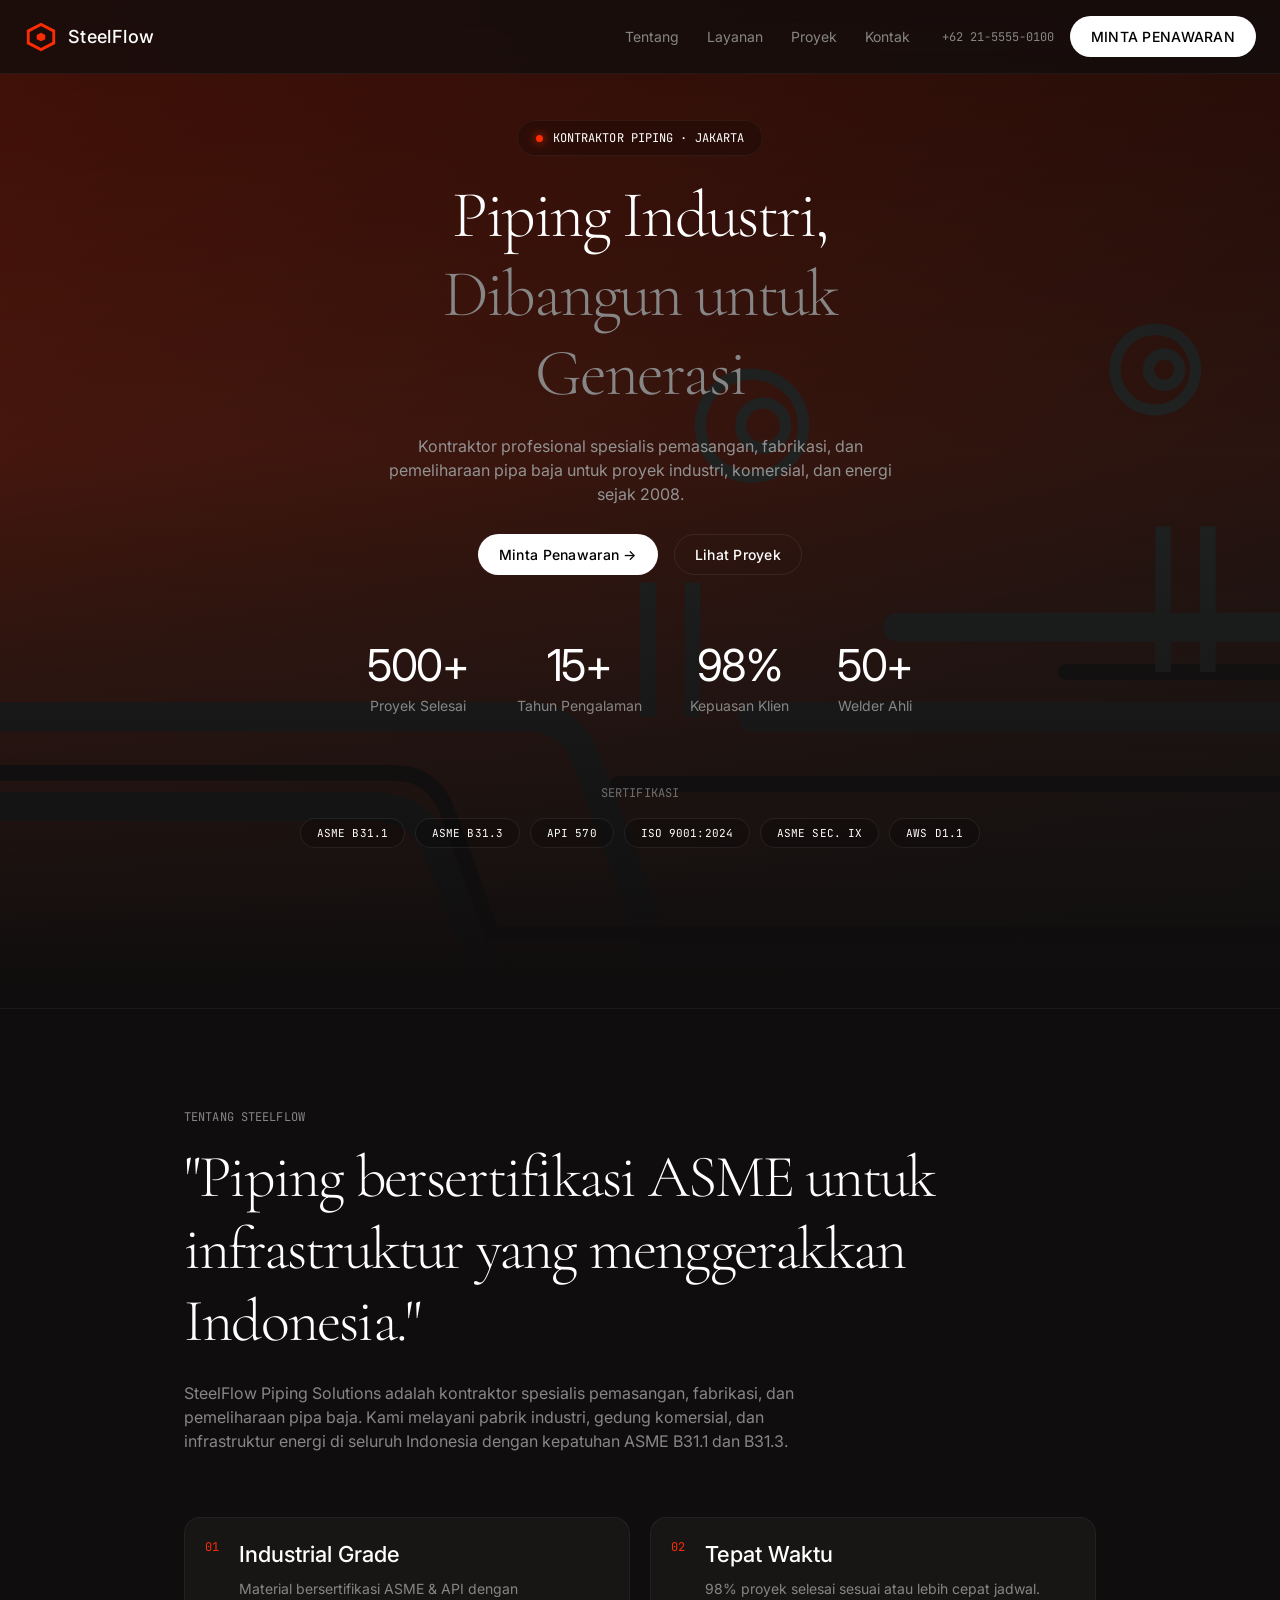
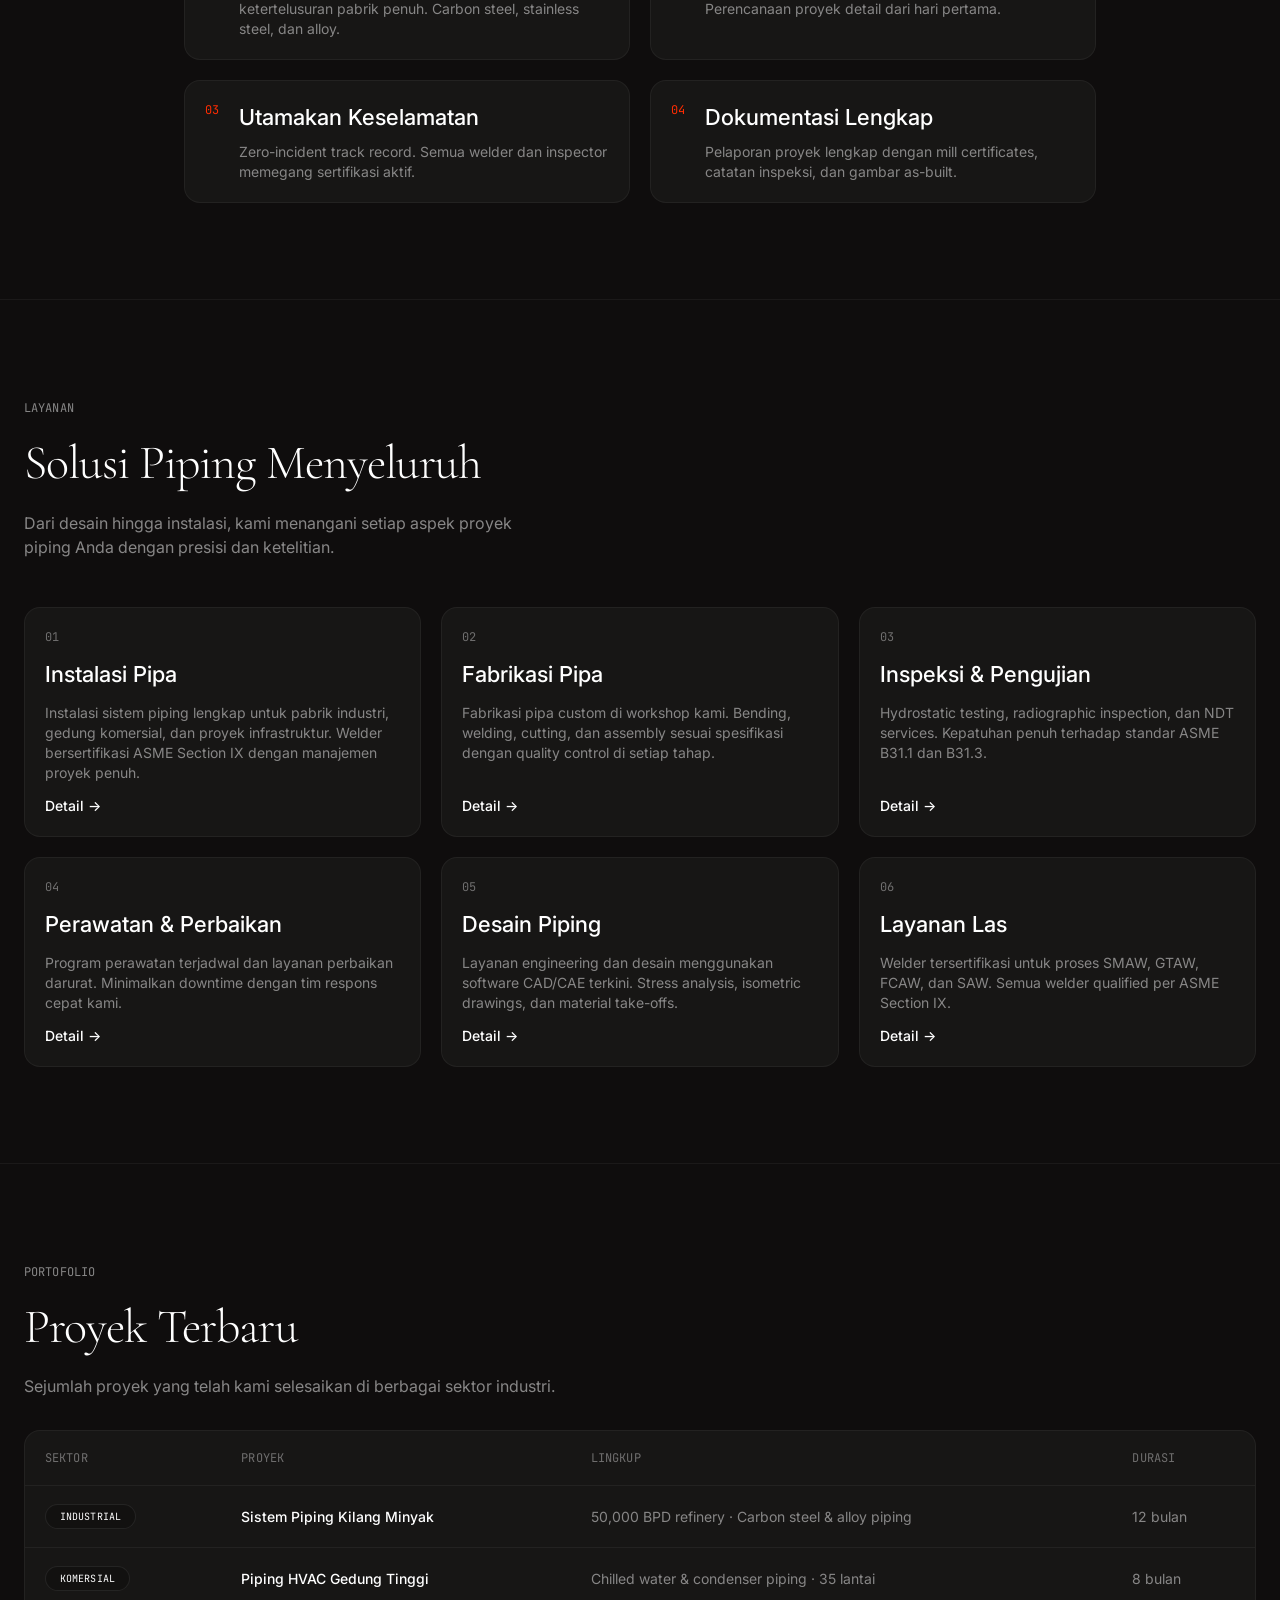
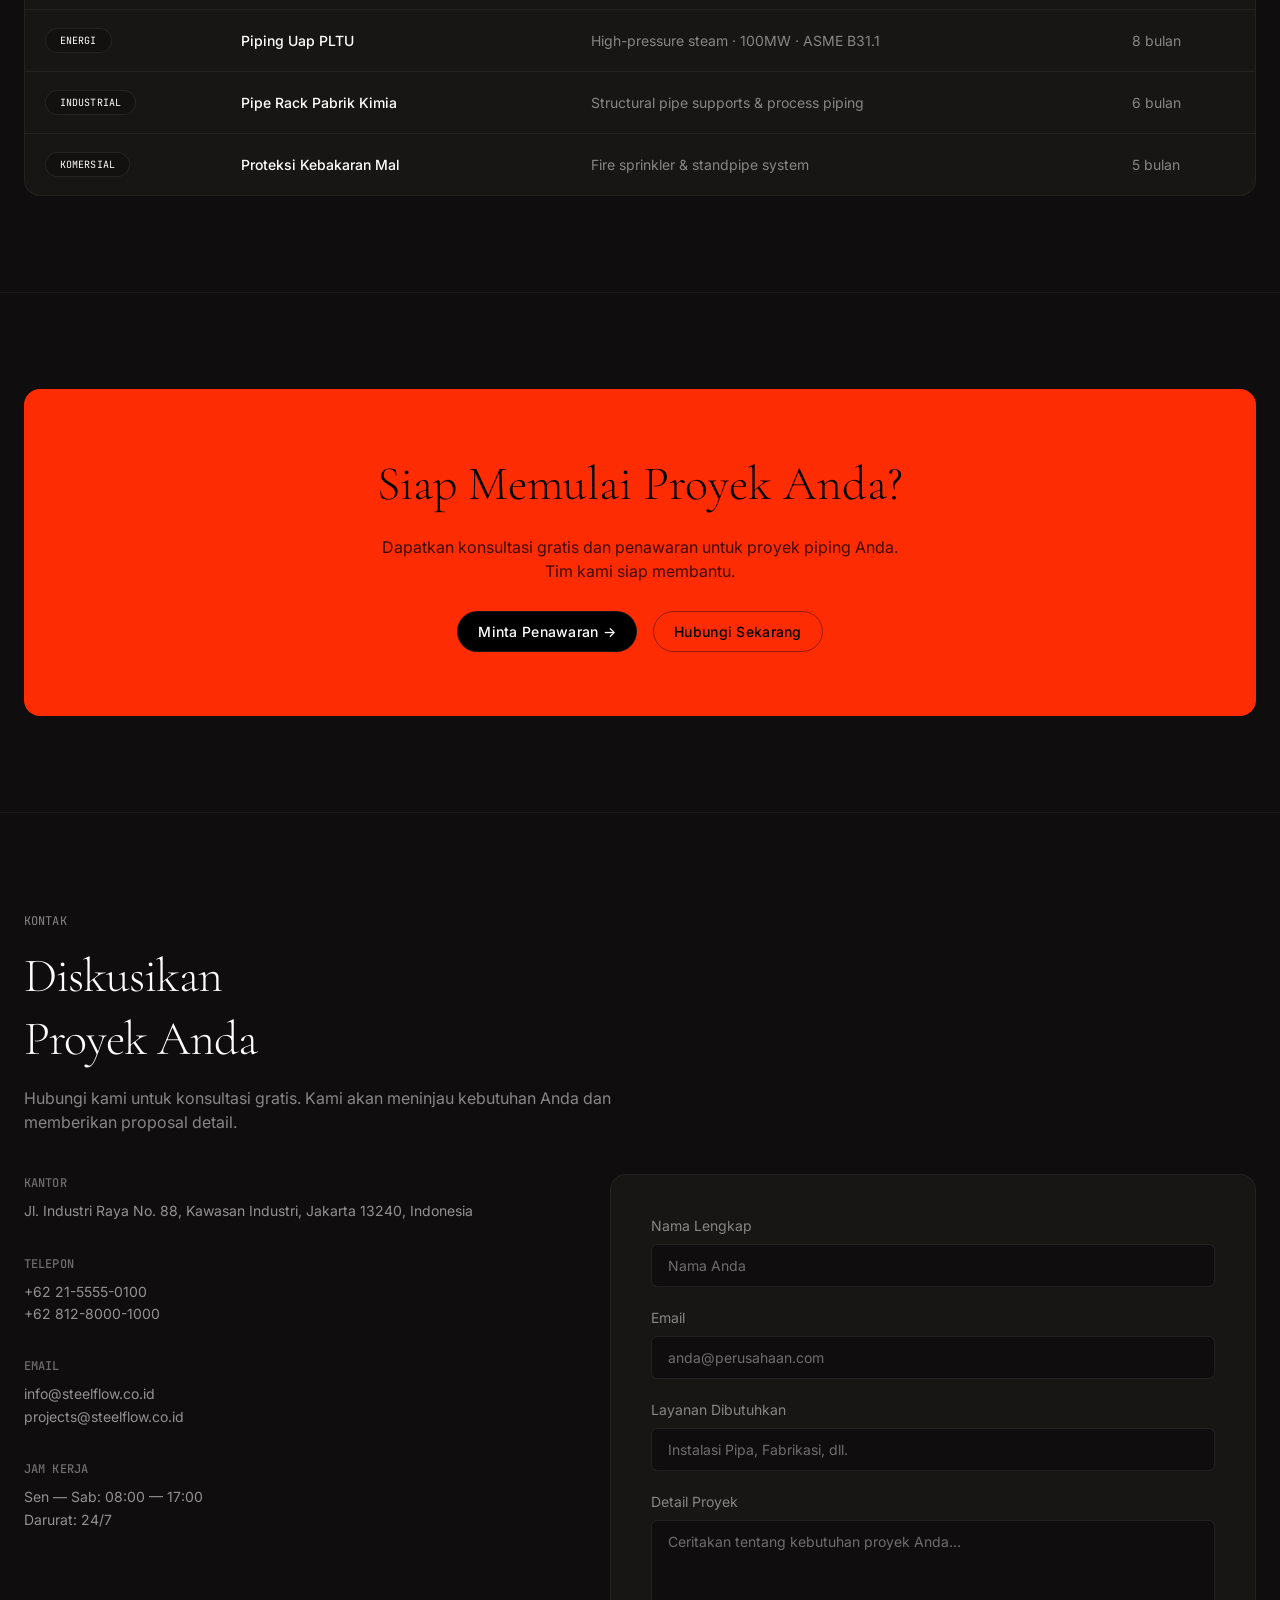
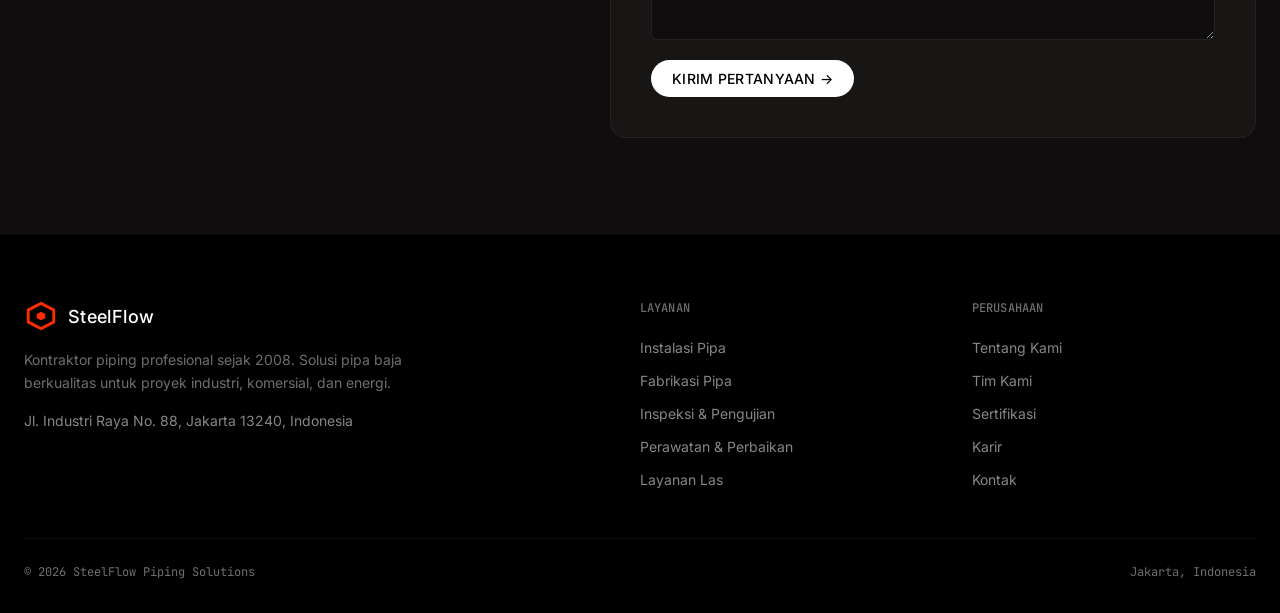
<file: index.html>
<!DOCTYPE html>
<html lang="id">
<head>
  <meta charset="UTF-8">
  <meta name="viewport" content="width=device-width, initial-scale=1.0">
  <title>SteelFlow Piping Solutions — Kontraktor Piping Industri Jakarta</title>
  <meta name="description" content="SteelFlow Piping Solutions: Kontraktor profesional pemasangan, fabrikasi, dan pemeliharaan pipa baja untuk proyek industri, komersial, dan energi di Indonesia.">
  <link rel="icon" type="image/svg+xml" href="data:image/svg+xml,<svg viewBox='0 0 24 24' xmlns='http://www.w3.org/2000/svg'><rect width='24' height='24' fill='%230f0d0d'/><path d='M12 3l9 5v8l-9 5-9-5V8z' fill='none' stroke='%23fe2c02' stroke-width='2'/><circle cx='12' cy='12' r='3' fill='%23fe2c02'/></svg>">
  <link rel="preconnect" href="https://fonts.googleapis.com">
  <link rel="preconnect" href="https://fonts.gstatic.com" crossorigin>
  <link href="https://fonts.googleapis.com/css2?family=Cormorant+Garamond:wght@300;400&family=Inter:wght@300;400;500&family=JetBrains+Mono:wght@400;500&display=swap" rel="stylesheet">
  <link rel="stylesheet" href="css/style.css">
</head>
<body>
  <a href="#about" class="skip-link">Langsung ke konten utama</a>

  <!-- NAV -->
  <nav id="nav">
    <div class="nav-inner">
      <a href="#" class="logo">
        <div class="logo-icon">
          <svg viewBox="0 0 24 24"><path d="M12 2L2 7v10l10 5 10-5V7L12 2zm0 2.18L20 8.5v7L12 19.82 4 15.5v-7L12 4.18z"/><path d="M12 9l-3 1.5v3L12 15l3-1.5v-3L12 9z"/></svg>
        </div>
        SteelFlow
      </a>
      <div class="nav-mobile-group">
        <div class="nav-links">
          <a href="#about">Tentang</a>
          <a href="#services">Layanan</a>
          <a href="#projects">Proyek</a>
          <a href="#contact">Kontak</a>
        </div>
        <div class="nav-cta">
          <span class="nav-phone">+62 21-5555-0100</span>
          <a href="#contact" class="btn btn-light btn-nav-cta">MINTA PENAWARAN</a>
        </div>
      </div>
      <button class="hamburger" aria-label="Buka menu navigasi" onclick="this.classList.toggle('active')">
        <span></span><span></span><span></span>
      </button>
    </div>
  </nav>

  <!-- HERO -->
  <section class="hero">
    <div class="hero-bg" aria-hidden="true">
      <svg class="hero-silhouette" viewBox="0 0 1440 900" preserveAspectRatio="xMidYMax slice">
        <defs>
          <linearGradient id="sky" x1="0" y1="0" x2="0" y2="1">
            <stop offset="0%" stop-color="#0f0d0d"/>
            <stop offset="55%" stop-color="#171615"/>
            <stop offset="100%" stop-color="#262828"/>
          </linearGradient>
          <linearGradient id="ember" x1="0" y1="0" x2="1" y2="1">
            <stop offset="0%" stop-color="#fe2c02" stop-opacity="0.35"/>
            <stop offset="100%" stop-color="#fe2c02" stop-opacity="0"/>
          </linearGradient>
        </defs>
        <rect width="1440" height="900" fill="url(#sky)"/>
        <rect x="0" y="0" width="1440" height="900" fill="url(#ember)"/>
        <g stroke="#262828" stroke-width="26" fill="none" stroke-linecap="round">
          <path d="M-50 640 H 620 q40 0 55 45 l60 165 H 1490"/>
          <path d="M-50 720 H 480 q45 0 60 40 l50 130 H 1490"/>
          <path d="M820 640 H 1490"/>
          <path d="M950 560 H 1490"/>
        </g>
        <g stroke="#171615" stroke-width="14" fill="none" stroke-linecap="round">
          <path d="M-50 690 H 500 q35 0 48 34 l40 110 H 1490"/>
          <path d="M700 700 H 1490"/>
          <path d="M1100 600 H 1490"/>
        </g>
        <g fill="#262828">
          <rect x="720" y="520" width="14" height="120"/>
          <rect x="760" y="520" width="14" height="120"/>
          <rect x="1180" y="470" width="14" height="130"/>
          <rect x="1220" y="470" width="14" height="130"/>
        </g>
        <g stroke="#262828" stroke-width="10" fill="none">
          <circle cx="820" cy="380" r="46"/>
          <circle cx="830" cy="380" r="20"/>
          <circle cx="1180" cy="330" r="36"/>
          <circle cx="1188" cy="330" r="14"/>
        </g>
      </svg>
      <div class="hero-vignette"></div>
    </div>
    <div class="container hero-content">
      <div class="hero-badge glass-badge"><span class="dot"></span>KONTRAKTOR PIPING · JAKARTA</div>
      <h1 class="hero-title">Piping Industri,<br><span class="hero-accent">Dibangun untuk Generasi</span></h1>
      <p class="hero-description">Kontraktor profesional spesialis pemasangan, fabrikasi, dan pemeliharaan pipa baja untuk proyek industri, komersial, dan energi sejak 2008.</p>
      <div class="hero-buttons">
        <a href="#contact" class="btn btn-light">Minta Penawaran →</a>
        <a href="#projects" class="btn btn-ghost">Lihat Proyek</a>
      </div>
      <div class="hero-stats">
        <div class="hero-stat">
          <div class="hero-stat-number">500+</div>
          <div class="hero-stat-label">Proyek Selesai</div>
        </div>
        <div class="hero-stat">
          <div class="hero-stat-number">15+</div>
          <div class="hero-stat-label">Tahun Pengalaman</div>
        </div>
        <div class="hero-stat">
          <div class="hero-stat-number">98%</div>
          <div class="hero-stat-label">Kepuasan Klien</div>
        </div>
        <div class="hero-stat">
          <div class="hero-stat-number">50+</div>
          <div class="hero-stat-label">Welder Ahli</div>
        </div>
      </div>
      <div class="hero-cert">
        <div class="hero-cert-label">Sertifikasi</div>
        <div class="hero-cert-badges">
          <span class="badge">ASME B31.1</span>
          <span class="badge">ASME B31.3</span>
          <span class="badge">API 570</span>
          <span class="badge">ISO 9001:2024</span>
          <span class="badge">ASME Sec. IX</span>
          <span class="badge">AWS D1.1</span>
        </div>
      </div>
    </div>
  </section>

  <!-- TENTANG + KEUNGGULAN -->
  <section class="about" id="about">
    <div class="container">
      <div class="section-eyebrow">TENTANG STEELFLOW</div>
      <div class="about-intro">
        <h2 class="display-title">"Piping bersertifikasi ASME untuk infrastruktur yang menggerakkan Indonesia."</h2>
        <p class="body-text">SteelFlow Piping Solutions adalah kontraktor spesialis pemasangan, fabrikasi, dan pemeliharaan pipa baja. Kami melayani pabrik industri, gedung komersial, dan infrastruktur energi di seluruh Indonesia dengan kepatuhan ASME B31.1 dan B31.3.</p>
      </div>
      <div class="pillar-grid">
        <div class="pillar">
          <div class="pillar-num">01</div>
          <div>
            <h4>Industrial Grade</h4>
            <p>Material bersertifikasi ASME &amp; API dengan ketertelusuran pabrik penuh. Carbon steel, stainless steel, dan alloy.</p>
          </div>
        </div>
        <div class="pillar">
          <div class="pillar-num">02</div>
          <div>
            <h4>Tepat Waktu</h4>
            <p>98% proyek selesai sesuai atau lebih cepat jadwal. Perencanaan proyek detail dari hari pertama.</p>
          </div>
        </div>
        <div class="pillar">
          <div class="pillar-num">03</div>
          <div>
            <h4>Utamakan Keselamatan</h4>
            <p>Zero-incident track record. Semua welder dan inspector memegang sertifikasi aktif.</p>
          </div>
        </div>
        <div class="pillar">
          <div class="pillar-num">04</div>
          <div>
            <h4>Dokumentasi Lengkap</h4>
            <p>Pelaporan proyek lengkap dengan mill certificates, catatan inspeksi, dan gambar as-built.</p>
          </div>
        </div>
      </div>
    </div>
  </section>

  <!-- LAYANAN -->
  <section class="services" id="services">
    <div class="container">
      <div class="section-eyebrow">LAYANAN</div>
      <div class="services-header">
        <h2 class="section-title">Solusi Piping Menyeluruh</h2>
        <p class="body-text">Dari desain hingga instalasi, kami menangani setiap aspek proyek piping Anda dengan presisi dan ketelitian.</p>
      </div>
      <div class="services-grid">
        <div class="service-card">
          <div class="service-num">01</div>
          <h3>Instalasi Pipa</h3>
          <p>Instalasi sistem piping lengkap untuk pabrik industri, gedung komersial, dan proyek infrastruktur. Welder bersertifikasi ASME Section IX dengan manajemen proyek penuh.</p>
          <a href="#contact" class="service-link">Detail →</a>
        </div>
        <div class="service-card">
          <div class="service-num">02</div>
          <h3>Fabrikasi Pipa</h3>
          <p>Fabrikasi pipa custom di workshop kami. Bending, welding, cutting, dan assembly sesuai spesifikasi dengan quality control di setiap tahap.</p>
          <a href="#contact" class="service-link">Detail →</a>
        </div>
        <div class="service-card">
          <div class="service-num">03</div>
          <h3>Inspeksi &amp; Pengujian</h3>
          <p>Hydrostatic testing, radiographic inspection, dan NDT services. Kepatuhan penuh terhadap standar ASME B31.1 dan B31.3.</p>
          <a href="#contact" class="service-link">Detail →</a>
        </div>
        <div class="service-card">
          <div class="service-num">04</div>
          <h3>Perawatan &amp; Perbaikan</h3>
          <p>Program perawatan terjadwal dan layanan perbaikan darurat. Minimalkan downtime dengan tim respons cepat kami.</p>
          <a href="#contact" class="service-link">Detail →</a>
        </div>
        <div class="service-card">
          <div class="service-num">05</div>
          <h3>Desain Piping</h3>
          <p>Layanan engineering dan desain menggunakan software CAD/CAE terkini. Stress analysis, isometric drawings, dan material take-offs.</p>
          <a href="#contact" class="service-link">Detail →</a>
        </div>
        <div class="service-card">
          <div class="service-num">06</div>
          <h3>Layanan Las</h3>
          <p>Welder tersertifikasi untuk proses SMAW, GTAW, FCAW, dan SAW. Semua welder qualified per ASME Section IX.</p>
          <a href="#contact" class="service-link">Detail →</a>
        </div>
      </div>
    </div>
  </section>

  <!-- PROYEK -->
  <section class="projects" id="projects">
    <div class="container">
      <div class="section-eyebrow">PORTOFOLIO</div>
      <h2 class="section-title">Proyek Terbaru</h2>
      <p class="body-text">Sejumlah proyek yang telah kami selesaikan di berbagai sektor industri.</p>
      <div class="project-table-wrapper">
      <table class="project-table">
        <thead>
          <tr>
            <th>Sektor</th>
            <th>Proyek</th>
            <th>Lingkup</th>
            <th>Durasi</th>
          </tr>
        </thead>
        <tbody>
          <tr>
            <td><span class="badge project-cat">Industrial</span></td>
            <td class="project-name">Sistem Piping Kilang Minyak</td>
            <td>50,000 BPD refinery · Carbon steel &amp; alloy piping</td>
            <td>12 bulan</td>
          </tr>
          <tr>
            <td><span class="badge project-cat">Komersial</span></td>
            <td class="project-name">Piping HVAC Gedung Tinggi</td>
            <td>Chilled water &amp; condenser piping · 35 lantai</td>
            <td>8 bulan</td>
          </tr>
          <tr>
            <td><span class="badge project-cat">Energi</span></td>
            <td class="project-name">Piping Uap PLTU</td>
            <td>High-pressure steam · 100MW · ASME B31.1</td>
            <td>8 bulan</td>
          </tr>
          <tr>
            <td><span class="badge project-cat">Industrial</span></td>
            <td class="project-name">Pipe Rack Pabrik Kimia</td>
            <td>Structural pipe supports &amp; process piping</td>
            <td>6 bulan</td>
          </tr>
          <tr>
            <td><span class="badge project-cat">Komersial</span></td>
            <td class="project-name">Proteksi Kebakaran Mal</td>
            <td>Fire sprinkler &amp; standpipe system</td>
            <td>5 bulan</td>
          </tr>
        </tbody>
      </table>
      </div>
    </div>
  </section>

  <!-- CTA -->
  <section class="cta">
    <div class="container">
      <div class="cta-card">
        <h2>Siap Memulai Proyek Anda?</h2>
        <p>Dapatkan konsultasi gratis dan penawaran untuk proyek piping Anda. Tim kami siap membantu.</p>
        <div class="cta-buttons">
          <a href="#contact" class="btn btn-dark">Minta Penawaran →</a>
          <a href="tel:+622155550100" class="btn btn-outline-dark">Hubungi Sekarang</a>
        </div>
      </div>
    </div>
  </section>

  <!-- KONTAK -->
  <section class="contact" id="contact">
    <div class="container">
      <div class="section-eyebrow">KONTAK</div>
      <h2 class="section-title">Diskusikan<br>Proyek Anda</h2>
      <p class="body-text">Hubungi kami untuk konsultasi gratis. Kami akan meninjau kebutuhan Anda dan memberikan proposal detail.</p>
      <div class="contact-grid">
        <div class="contact-info">
          <div class="contact-item">
            <div>
              <h4>Kantor</h4>
              <p>Jl. Industri Raya No. 88, Kawasan Industri, Jakarta 13240, Indonesia</p>
            </div>
          </div>
          <div class="contact-item">
            <div>
              <h4>Telepon</h4>
              <p>+62 21-5555-0100<br>+62 812-8000-1000</p>
            </div>
          </div>
          <div class="contact-item">
            <div>
              <h4>Email</h4>
              <p>info@steelflow.co.id<br>projects@steelflow.co.id</p>
            </div>
          </div>
          <div class="contact-item">
            <div>
              <h4>Jam Kerja</h4>
              <p>Sen — Sab: 08:00 — 17:00<br>Darurat: 24/7</p>
            </div>
          </div>
        </div>
        <form class="contact-form" id="contactForm" action="https://formspree.io/f/xanyqkpv" method="POST">
          <div class="form-group">
            <label for="name">Nama Lengkap</label>
            <input type="text" id="name" name="name" placeholder="Nama Anda" required>
          </div>
          <div class="form-group">
            <label for="email">Email</label>
            <input type="email" id="email" name="email" placeholder="anda@perusahaan.com" required>
          </div>
          <div class="form-group">
            <label for="service">Layanan Dibutuhkan</label>
            <input type="text" id="service" name="service" placeholder="Instalasi Pipa, Fabrikasi, dll.">
          </div>
          <div class="form-group">
            <label for="message">Detail Proyek</label>
            <textarea id="message" name="message" placeholder="Ceritakan tentang kebutuhan proyek Anda..."></textarea>
          </div>
          <div class="form-submit">
            <button type="submit" class="btn btn-light" id="formSubmitBtn">KIRIM PERTANYAAN →</button>
            <div class="form-feedback" id="formFeedback"></div>
          </div>
        </form>
      </div>
    </div>
  </section>

  <!-- FOOTER -->
  <footer>
    <div class="container">
      <div class="footer-top">
        <div class="footer-brand">
          <div class="logo">
            <div class="logo-icon">
              <svg viewBox="0 0 24 24"><path d="M12 2L2 7v10l10 5 10-5V7L12 2zm0 2.18L20 8.5v7L12 19.82 4 15.5v-7L12 4.18z"/><path d="M12 9l-3 1.5v3L12 15l3-1.5v-3L12 9z"/></svg>
            </div>
            SteelFlow
          </div>
          <p>Kontraktor piping profesional sejak 2008. Solusi pipa baja berkualitas untuk proyek industri, komersial, dan energi.</p>
          <p class="footer-address">Jl. Industri Raya No. 88, Jakarta 13240, Indonesia</p>
        </div>
        <div class="footer-col">
          <h4>Layanan</h4>
          <a href="#services">Instalasi Pipa</a>
          <a href="#services">Fabrikasi Pipa</a>
          <a href="#services">Inspeksi &amp; Pengujian</a>
          <a href="#services">Perawatan &amp; Perbaikan</a>
          <a href="#services">Layanan Las</a>
        </div>
        <div class="footer-col">
          <h4>Perusahaan</h4>
          <a href="#about">Tentang Kami</a>
          <a href="#about">Tim Kami</a>
          <a href="#about">Sertifikasi</a>
          <a href="#contact">Karir</a>
          <a href="#contact">Kontak</a>
        </div>
      </div>
      <div class="footer-bottom">
        <span>© 2026 SteelFlow Piping Solutions</span>
        <span>Jakarta, Indonesia</span>
      </div>
    </div>
  </footer>

  <script src="js/main.js"></script>

</body>
</html>
</file>
<file: css/style.css>
/* ============================================================
   SteelFlow Piping Solutions — Giga Theme Redesign
   Tokens per DESIGN.md (Onyx canvas, Ember accent, whisper-thin
   display, 9999px pills, mono eyebrows)
   ============================================================ */

:root {
  /* Colors */
  --color-obsidian: #000000;
  --color-onyx: #0f0d0d;
  --color-charcoal: #171615;
  --color-graphite: #262828;
  --color-void: #050404;
  --color-paper: #ffffff;
  --color-ash: #878686;
  --color-smoke: #6f6e6e;
  --color-fog: #939292;
  --color-ember-red: #fe2c02;

  /* Typography */
  --font-sans: 'Inter', ui-sans-serif, system-ui, -apple-system, "Segoe UI", Roboto, sans-serif;
  --font-display: 'Cormorant Garamond', Georgia, serif;   /* emilioDisplay substitute */
  --font-mono: 'JetBrains Mono', ui-monospace, SFMono-Regular, Menlo, monospace;

  /* Scale */
  --text-caption: 12px;   --leading-caption: 2;
  --text-body-sm: 14px;   --leading-body-sm: 1.43;
  --text-body: 16px;      --leading-body: 1.5;
  --text-subheading: 22px; --leading-subheading: 1.5;
  --text-heading-sm: 30px; --leading-heading-sm: 1.33;
  --text-heading: 48px;   --leading-heading: 1.3;  --tracking-heading: -0.96px;
  --text-heading-lg: 60px; --leading-heading-lg: 1.2; --tracking-heading-lg: -1.8px;
  --text-display: 66px;   --leading-display: 1.2;  --tracking-display: -1.98px;

  --font-weight-light: 300;
  --font-weight-regular: 400;
  --font-weight-medium: 500;

  /* Spacing (4px base) */
  --spacing-4: 4px;  --spacing-8: 8px;   --spacing-12: 12px; --spacing-16: 16px;
  --spacing-20: 20px; --spacing-24: 24px; --spacing-32: 32px; --spacing-40: 40px;
  --spacing-44: 44px; --spacing-48: 48px; --spacing-60: 60px; --spacing-64: 64px;
  --spacing-96: 96px; --spacing-112: 112px;

  /* Layout */
  --page-max-width: 1280px;
  --card-padding: 20px;
  --element-gap: 20px;

  /* Radius */
  --radius-md: 6px;
  --radius-xl: 12px;
  --radius-2xl: 16px;
  --radius-full: 9999px;

  /* Shadows */
  --shadow-xl: rgba(0, 0, 0, 0.7) 0px 12px 32px -16px;

  /* Surfaces */
  --surface-obsidian: #000000;
  --surface-onyx: #0f0d0d;
  --surface-charcoal: #171615;
  --surface-graphite: #262828;
  --surface-glass-overlay: #00000033;

  /* Hairlines */
  --hairline: rgba(255, 255, 255, 0.08);
  --hairline-soft: rgba(255, 255, 255, 0.05);
}

/* ============ RESET / BASE ============ */
*, *::before, *::after { box-sizing: border-box; margin: 0; padding: 0; }
html { scroll-behavior: smooth; }
body {
  background: var(--color-onyx);
  color: var(--color-paper);
  font-family: var(--font-sans);
  font-size: var(--text-body);
  line-height: var(--leading-body);
  font-weight: var(--font-weight-regular);
  -webkit-font-smoothing: antialiased;
  overflow-x: hidden;
}
img { max-width: 100%; display: block; }
a { color: inherit; text-decoration: none; }
.skip-link {
  position: absolute; left: -9999px; top: 0; z-index: 999;
  background: var(--color-charcoal); color: var(--color-paper);
  padding: 12px 20px; border-radius: var(--radius-full);
}
.skip-link:focus { left: 16px; top: 16px; }

.container { max-width: var(--page-max-width); margin: 0 auto; padding: 0 var(--spacing-24); }

/* ============ TYPOGRAPHY VOICE ============ */
.display-title {
  font-family: var(--font-display);
  font-weight: var(--font-weight-light);
  font-size: var(--text-heading-lg);
  line-height: var(--leading-heading-lg);
  letter-spacing: var(--tracking-heading-lg);
  color: var(--color-paper);
}
.section-title {
  font-family: var(--font-display);
  font-weight: var(--font-weight-light);
  font-size: var(--text-heading);
  line-height: var(--leading-heading);
  letter-spacing: var(--tracking-heading);
  color: var(--color-paper);
  margin-bottom: var(--spacing-16);
}
.section-eyebrow {
  font-family: var(--font-mono);
  font-size: var(--text-caption);
  font-weight: var(--font-weight-regular);
  text-transform: uppercase;
  letter-spacing: 0.009em;
  line-height: var(--leading-caption);
  color: var(--color-ash);
  margin-bottom: var(--spacing-12);
}
.body-text {
  font-size: var(--text-body);
  line-height: var(--leading-body);
  color: var(--color-ash);
  max-width: 66ch;
}
h3, h4 { font-family: var(--font-sans); font-weight: var(--font-weight-medium); color: var(--color-paper); }

/* ============ BUTTONS (all pills) ============ */
.btn {
  display: inline-flex; align-items: center; justify-content: center;
  border-radius: var(--radius-full);
  padding: 9px 20px;
  font-family: var(--font-sans);
  font-size: var(--text-body-sm);
  font-weight: var(--font-weight-medium);
  letter-spacing: 0.02em;
  cursor: pointer;
  border: 1px solid transparent;
  transition: opacity .18s ease, transform .18s ease, background .18s ease;
  white-space: nowrap;
}
.btn:hover { opacity: .85; transform: translateY(-1px); }
.btn-light { background: var(--color-paper); color: #000; }
.btn-dark { background: var(--color-charcoal); color: var(--color-paper); border-color: var(--hairline); }
.btn-ghost { background: transparent; color: var(--color-paper); border-color: var(--hairline); }
.btn-outline-dark { background: transparent; color: var(--color-paper); border-color: var(--hairline); }

/* ============ BADGES / PILLS ============ */
.badge {
  display: inline-block;
  border-radius: var(--radius-full);
  padding: 6px 16px;
  font-family: var(--font-mono);
  font-size: 11px;
  text-transform: uppercase;
  letter-spacing: 0.009em;
  background: var(--surface-glass-overlay);
  border: 1px solid var(--hairline);
  color: var(--color-paper);
}
.glass-badge {
  display: inline-flex; align-items: center; gap: 10px;
  border-radius: var(--radius-full);
  padding: 8px 18px;
  background: var(--surface-glass-overlay);
  border: 1px solid var(--hairline-soft);
  font-family: var(--font-mono);
  font-size: var(--text-caption);
  text-transform: uppercase;
  letter-spacing: 0.009em;
  color: var(--color-paper);
  backdrop-filter: blur(8px);
}
.glass-badge .dot { width: 7px; height: 7px; border-radius: 50%; background: var(--color-ember-red); box-shadow: 0 0 10px var(--color-ember-red); }

/* ============ NAV ============ */
#nav {
  position: fixed; top: 0; left: 0; right: 0; z-index: 100;
  background: rgba(15, 13, 13, 0.7);
  backdrop-filter: blur(12px);
  border-bottom: 1px solid var(--hairline-soft);
}
.nav-inner {
  max-width: var(--page-max-width); margin: 0 auto;
  display: flex; align-items: center; justify-content: space-between;
  padding: 16px 24px;
}
.logo { display: flex; align-items: center; gap: 10px; font-weight: var(--font-weight-medium); font-size: 18px; letter-spacing: .02em; }
.logo-icon { width: 34px; height: 34px; }
.logo-icon svg { width: 100%; height: 100%; fill: var(--color-ember-red); }
.nav-mobile-group { display: flex; align-items: center; gap: 32px; }
.nav-links { display: flex; gap: 28px; }
.nav-links a { font-size: var(--text-body-sm); color: var(--color-ash); transition: color .15s; }
.nav-links a:hover { color: var(--color-paper); }
.nav-cta { display: flex; align-items: center; gap: 16px; }
.nav-phone { font-family: var(--font-mono); font-size: var(--text-caption); color: var(--color-ash); }
.hamburger { display: none; background: none; border: none; cursor: pointer; padding: 6px; }
.hamburger span { display: block; width: 22px; height: 2px; background: var(--color-paper); margin: 5px 0; border-radius: 2px; transition: .2s; }
.hamburger.active span:nth-child(1) { transform: translateY(7px) rotate(45deg); }
.hamburger.active span:nth-child(2) { opacity: 0; }
.hamburger.active span:nth-child(3) { transform: translateY(-7px) rotate(-45deg); }

/* ============ HERO ============ */
.hero {
  position: relative;
  min-height: 100vh;
  display: flex; align-items: flex-end;
  background: var(--color-obsidian);
  overflow: hidden;
  padding-top: 120px;
}
.hero-bg { position: absolute; inset: 0; }
.hero-silhouette { width: 100%; height: 100%; display: block; }
.hero-vignette {
  position: absolute; inset: 0;
  background: linear-gradient(to bottom, rgba(0,0,0,0.35) 0%, rgba(0,0,0,0.15) 45%, rgba(15,13,13,1) 98%);
}
.hero-content {
  position: relative; z-index: 2;
  width: 100%;
  text-align: center;
  padding-bottom: var(--spacing-64);
  display: flex; flex-direction: column; align-items: center; gap: var(--spacing-20);
}
.hero-title {
  font-family: var(--font-display);
  font-weight: var(--font-weight-light);
  font-size: var(--text-display);
  line-height: var(--leading-display);
  letter-spacing: var(--tracking-display);
  color: var(--color-paper);
  max-width: 15ch;
}
.hero-accent { color: var(--color-ash); }
.hero-description {
  max-width: 54ch;
  color: var(--color-fog);
  font-size: var(--text-body);
  line-height: var(--leading-body);
}
.hero-buttons { display: flex; gap: var(--spacing-16); margin-top: var(--spacing-8); flex-wrap: wrap; justify-content: center; }
.hero-stats {
  display: flex; gap: var(--spacing-48);
  margin-top: var(--spacing-48);
  flex-wrap: wrap; justify-content: center;
}
.hero-stat { text-align: center; }
.hero-stat-number {
  font-family: var(--font-sans);
  font-weight: var(--font-weight-regular);
  font-size: 44px; line-height: 1.0;
  letter-spacing: -0.03em;
  color: var(--color-paper);
}
.hero-stat-label { margin-top: 8px; font-size: var(--text-body-sm); color: var(--color-ash); }
.hero-cert {
  margin-top: var(--spacing-48);
  display: flex; flex-direction: column; align-items: center; gap: var(--spacing-16);
}
.hero-cert-label {
  font-family: var(--font-mono); font-size: var(--text-caption);
  text-transform: uppercase; letter-spacing: 0.009em; color: var(--color-smoke);
}
.hero-cert-badges { display: flex; gap: 10px; flex-wrap: wrap; justify-content: center; }

/* ============ SECTION BASE ============ */
section { padding: var(--spacing-96) 0; }
section + section { border-top: 1px solid var(--hairline-soft); }

/* ============ ABOUT ============ */
.about .container { max-width: 960px; }
.about-intro { display: flex; flex-direction: column; gap: var(--spacing-24); margin-bottom: var(--spacing-64); }
.pillar-grid { display: grid; grid-template-columns: repeat(2, 1fr); gap: var(--spacing-20); }
.pillar {
  background: var(--color-charcoal);
  border: 1px solid var(--hairline-soft);
  border-radius: var(--radius-2xl);
  padding: var(--card-padding);
  display: flex; gap: var(--spacing-20);
  transition: border-color .18s ease;
}
.pillar:hover { border-color: var(--hairline); }
.pillar-num {
  font-family: var(--font-mono); font-size: var(--text-caption);
  color: var(--color-ember-red); letter-spacing: 0.009em;
  flex: none;
}
.pillar h4 { font-size: var(--text-subheading); margin-bottom: 8px; }
.pillar p { font-size: var(--text-body-sm); line-height: var(--leading-body-sm); color: var(--color-ash); }

/* ============ SERVICES ============ */
.services-header { margin-bottom: var(--spacing-48); }
.services-header .body-text { max-width: 52ch; }
.services-grid { display: grid; grid-template-columns: repeat(3, 1fr); gap: var(--spacing-20); }
.service-card {
  background: var(--color-charcoal);
  border: 1px solid var(--hairline-soft);
  border-radius: var(--radius-2xl);
  padding: var(--card-padding);
  display: flex; flex-direction: column; gap: var(--spacing-12);
  transition: border-color .18s ease, transform .18s ease;
}
.service-card:hover { border-color: var(--hairline); transform: translateY(-2px); }
.service-num { font-family: var(--font-mono); font-size: var(--text-caption); color: var(--color-smoke); letter-spacing: 0.009em; }
.service-card h3 { font-size: var(--text-subheading); }
.service-card p { font-size: var(--text-body-sm); line-height: var(--leading-body-sm); color: var(--color-ash); flex: 1; }
.service-link { font-size: var(--text-body-sm); font-weight: var(--font-weight-medium); color: var(--color-paper); }
.service-link:hover { color: var(--color-ember-red); }

/* ============ PROJECTS ============ */
.project-table-wrapper {
  background: var(--color-charcoal);
  border: 1px solid var(--hairline-soft);
  border-radius: var(--radius-2xl);
  overflow-x: auto;
  margin-top: var(--spacing-32);
}
.project-table { width: 100%; border-collapse: collapse; min-width: 640px; }
.project-table th {
  text-align: left;
  font-family: var(--font-mono); font-size: var(--text-caption);
  text-transform: uppercase; letter-spacing: 0.009em;
  color: var(--color-smoke); font-weight: var(--font-weight-regular);
  padding: 18px 20px;
  border-bottom: 1px solid var(--hairline-soft);
}
.project-table td { padding: 18px 20px; font-size: var(--text-body-sm); color: var(--color-ash); border-bottom: 1px solid var(--hairline-soft); }
.project-table tr:last-child td { border-bottom: none; }
.project-table .project-name { color: var(--color-paper); font-weight: var(--font-weight-medium); }
.project-table .project-cat { padding: 4px 14px; font-size: 10px; }
.project-table tr:hover td { background: rgba(255,255,255,0.02); }

/* ============ CTA (Ember accent card — the single chromatic surface) ============ */
.cta { padding: var(--spacing-96) 0; }
.cta-card {
  background: var(--color-ember-red);
  border-radius: var(--radius-2xl);
  padding: var(--spacing-64);
  text-align: center;
  display: flex; flex-direction: column; align-items: center; gap: var(--spacing-20);
}
.cta-card h2 { font-family: var(--font-display); font-weight: var(--font-weight-light); font-size: var(--text-heading); line-height: var(--leading-heading); color: #000; }
.cta-card p { max-width: 52ch; color: rgba(0,0,0,0.75); }
.cta-buttons { display: flex; gap: var(--spacing-16); flex-wrap: wrap; justify-content: center; margin-top: var(--spacing-8); }
.cta-card .btn-dark { background: #000; color: var(--color-paper); }
.cta-card .btn-outline-dark { border-color: rgba(0,0,0,0.4); color: #000; }

/* ============ CONTACT ============ */
.contact-grid {
  display: grid; grid-template-columns: 1fr 1.2fr;
  gap: var(--spacing-48);
  margin-top: var(--spacing-40);
}
.contact-info { display: flex; flex-direction: column; gap: var(--spacing-32); }
.contact-item h4 {
  font-family: var(--font-mono); font-size: var(--text-caption);
  text-transform: uppercase; letter-spacing: 0.009em;
  color: var(--color-smoke); margin-bottom: 8px;
}
.contact-item p { font-size: var(--text-body-sm); color: var(--color-fog); line-height: 1.6; }
.contact-form {
  background: var(--color-charcoal);
  border: 1px solid var(--hairline-soft);
  border-radius: var(--radius-2xl);
  padding: var(--spacing-40);
  display: flex; flex-direction: column; gap: var(--spacing-20);
}
.form-group { display: flex; flex-direction: column; gap: 8px; }
.form-group label { font-size: var(--text-body-sm); color: var(--color-ash); }
.form-group input, .form-group textarea {
  background: var(--color-onyx);
  border: 1px solid var(--hairline);
  border-radius: var(--radius-md);
  padding: 12px 16px;
  color: var(--color-paper);
  font-family: var(--font-sans);
  font-size: var(--text-body-sm);
  outline: none;
  transition: border-color .15s;
}
.form-group input:focus, .form-group textarea:focus { border-color: var(--color-ember-red); }
.form-group textarea { resize: vertical; min-height: 120px; }
.form-group input::placeholder, .form-group textarea::placeholder { color: var(--color-smoke); }
.form-submit { display: flex; align-items: center; gap: var(--spacing-20); flex-wrap: wrap; }
.form-feedback { font-size: var(--text-body-sm); color: var(--color-ash); }
.form-feedback.success { color: #4ade80; }
.form-feedback.error { color: var(--color-ember-red); }

/* ============ FOOTER ============ */
footer {
  background: var(--color-obsidian);
  border-top: 1px solid var(--hairline-soft);
  padding: var(--spacing-64) 0 var(--spacing-32);
}
.footer-top {
  display: grid; grid-template-columns: 2fr 1fr 1fr;
  gap: var(--spacing-48);
  padding-bottom: var(--spacing-48);
}
.footer-brand .logo { margin-bottom: var(--spacing-16); }
.footer-brand p { font-size: var(--text-body-sm); color: var(--color-smoke); line-height: 1.6; max-width: 44ch; }
.footer-address { margin-top: var(--spacing-16); color: var(--color-ash) !important; }
.footer-col { display: flex; flex-direction: column; gap: var(--spacing-12); }
.footer-col h4 {
  font-family: var(--font-mono); font-size: var(--text-caption);
  text-transform: uppercase; letter-spacing: 0.009em;
  color: var(--color-smoke); margin-bottom: var(--spacing-8);
}
.footer-col a { font-size: var(--text-body-sm); color: var(--color-ash); transition: color .15s; }
.footer-col a:hover { color: var(--color-paper); }
.footer-bottom {
  border-top: 1px solid var(--hairline-soft);
  padding-top: var(--spacing-24);
  display: flex; justify-content: space-between; gap: var(--spacing-16); flex-wrap: wrap;
  font-size: var(--text-caption); font-family: var(--font-mono);
  color: var(--color-smoke);
}

/* ============ RESPONSIVE ============ */
@media (max-width: 968px) {
  .services-grid { grid-template-columns: repeat(2, 1fr); }
  .contact-grid { grid-template-columns: 1fr; }
  .footer-top { grid-template-columns: 1fr 1fr; }
  .hero-title { font-size: 48px; letter-spacing: -1.8px; }
  .section-title { font-size: 38px; }
  .display-title { font-size: 40px; }
  .pillar-grid { grid-template-columns: 1fr; }
}
@media (max-width: 640px) {
  .services-grid { grid-template-columns: 1fr; }
  .hero-stats { gap: var(--spacing-24); }
  .hero-stat-number { font-size: 36px; }
  .hero-title { font-size: 40px; }
  .section-title { font-size: 32px; }
  .display-title { font-size: 34px; }
  section { padding: var(--spacing-64) 0; }
  .footer-top { grid-template-columns: 1fr; gap: var(--spacing-32); }
  .nav-mobile-group {
    display: none; position: absolute; top: 100%; left: 0; right: 0;
    flex-direction: column; gap: 0;
    background: var(--color-onyx);
    border-bottom: 1px solid var(--hairline);
    padding: var(--spacing-16) var(--spacing-24) var(--spacing-24);
  }
  .nav-mobile-group.open, #nav.nav-open .nav-mobile-group { display: flex; }
  .nav-links { flex-direction: column; gap: var(--spacing-16); margin-bottom: var(--spacing-16); }
  .nav-cta { flex-direction: column; align-items: flex-start; gap: var(--spacing-12); }
  .hamburger { display: block; }
  .cta-card { padding: var(--spacing-40) var(--spacing-24); }
  .cta-card h2 { font-size: 32px; }
}
</file>
